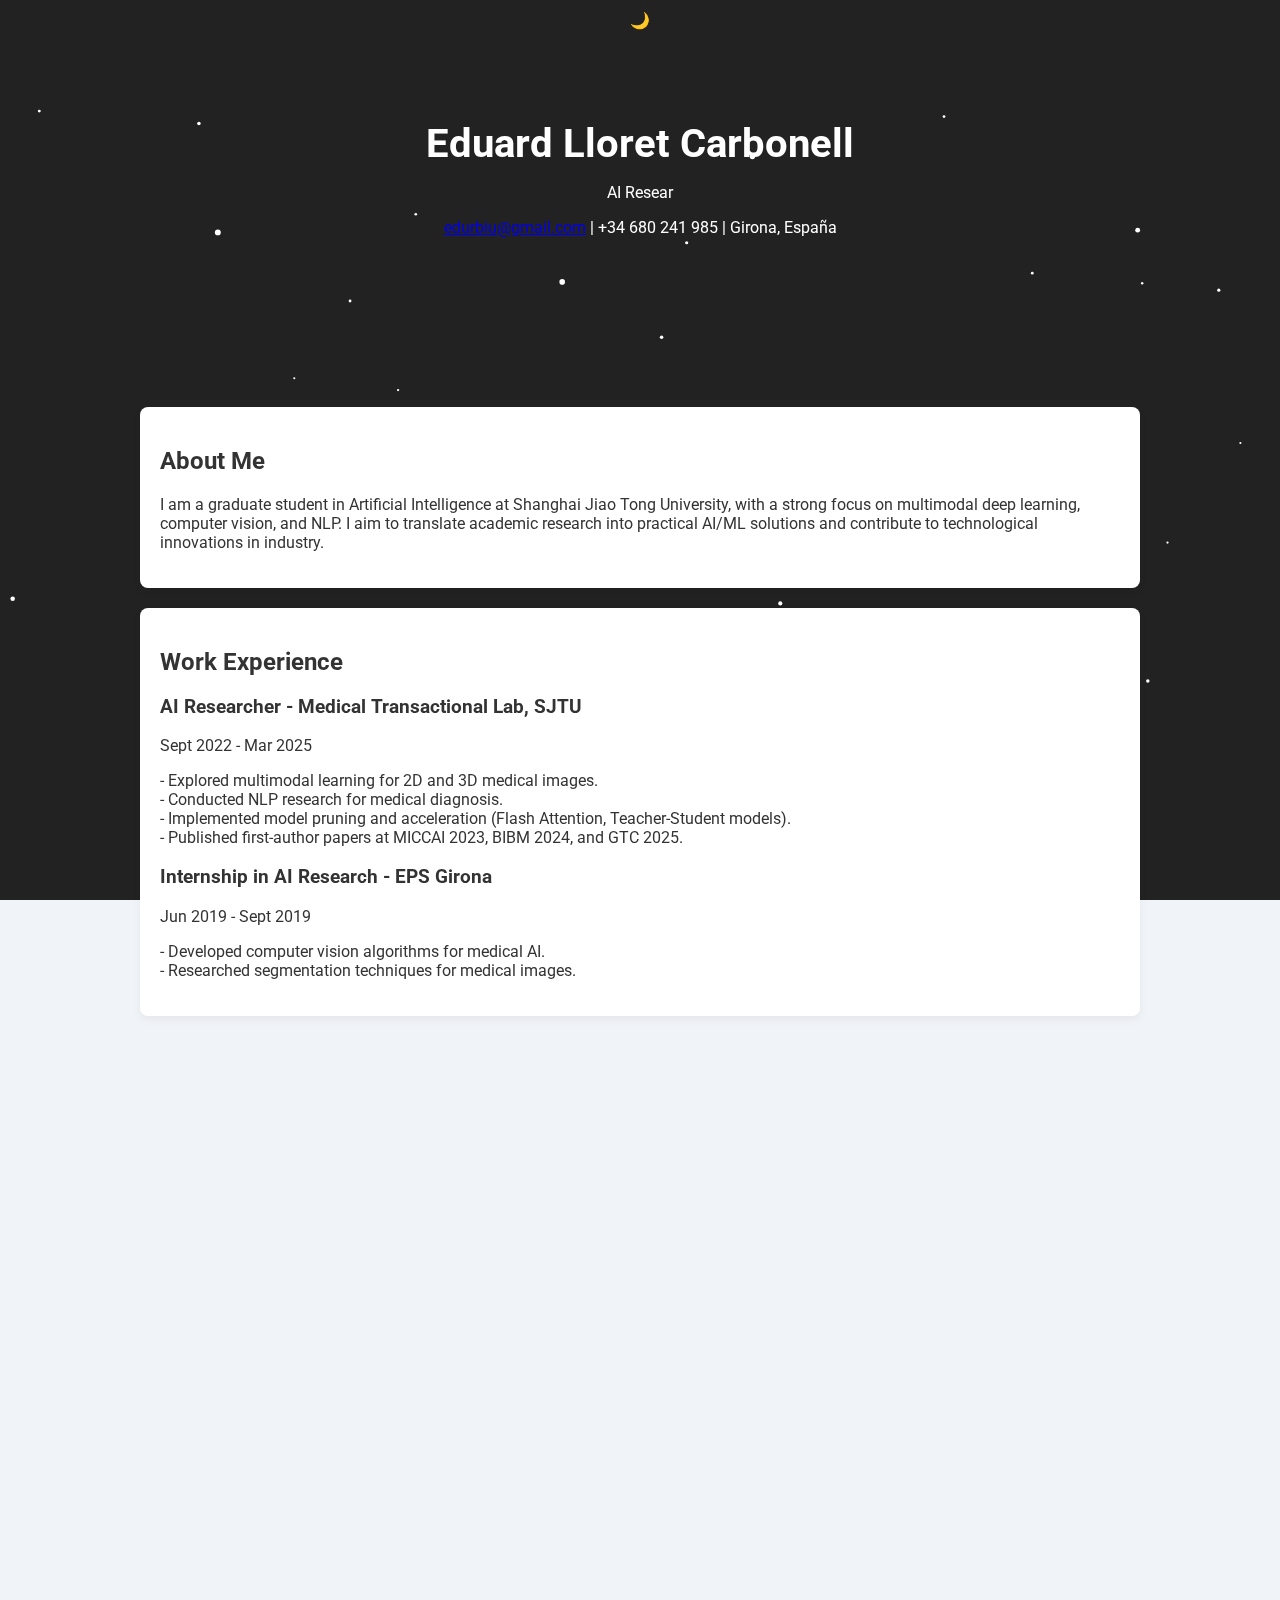
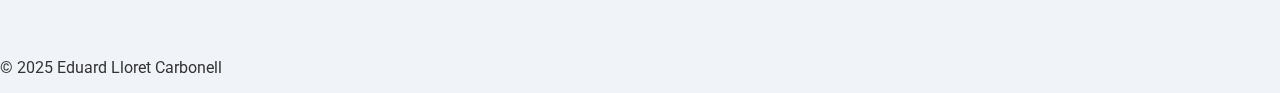
<file: index.html>
<!DOCTYPE html>
<html lang="en">
<head>
    <meta charset="UTF-8">
    <meta name="viewport" content="width=device-width, initial-scale=1.0">
    <title>Eduard Lloret Carbonell - Portfolio</title>
    <link rel="stylesheet" href="style.css">
    <link rel="preconnect" href="https://fonts.googleapis.com">
    <link rel="preconnect" href="https://fonts.gstatic.com" crossorigin>
    <link href="https://fonts.googleapis.com/css2?family=Roboto:wght@400;700&display=swap" rel="stylesheet">
    <script defer src="script.js"></script>
</head>
<body>
    <header>
        <nav>
            <ul class="navbar">
                <li><button id="toggle-mode">🌙</button></li>
            </ul>
        </nav>
        <canvas id="bgCanvas"></canvas>
        <div class="hero">
            <h1>Eduard Lloret Carbonell</h1>
            <p id="typing"></p>
            <div class="contact">
                <a href="mailto:edurbiu@gmail.com">edurbiu@gmail.com</a> | 
                <span>+34 680 241 985</span> | 
                <span>Girona, España</span>
            </div>
        </div>
    </header>

    <main>
        <section id="about" class="fade-in">
            <h2>About Me</h2>
            <p>
                I am a graduate student in Artificial Intelligence at Shanghai Jiao Tong University, 
                with a strong focus on multimodal deep learning, computer vision, and NLP. 
                I aim to translate academic research into practical AI/ML solutions and contribute 
                to technological innovations in industry.
            </p>
        </section>

        <section id="experience" class="fade-in">
            <h2>Work Experience</h2>
            <div class="job tilt-card">
                <h3>AI Researcher - Medical Transactional Lab, SJTU</h3>
                <span class="date">Sept 2022 - Mar 2025</span>
                <p>
                    - Explored multimodal learning for 2D and 3D medical images.<br>
                    - Conducted NLP research for medical diagnosis.<br>
                    - Implemented model pruning and acceleration (Flash Attention, Teacher-Student models).<br>
                    - Published first-author papers at MICCAI 2023, BIBM 2024, and GTC 2025.
                </p>
            </div>
            <div class="job tilt-card">
                <h3>Internship in AI Research - EPS Girona</h3>
                <span class="date">Jun 2019 - Sept 2019</span>
                <p>
                    - Developed computer vision algorithms for medical AI.<br>
                    - Researched segmentation techniques for medical images.
                </p>
            </div>
        </section>

        <section id="education" class="fade-in">
            <h2>Education</h2>
            <ul>
                <li><strong>MSc in Artificial Intelligence</strong> - Shanghai Jiao Tong University (2022-2025)</li>
                <li><strong>BSc in Computer Science</strong> - Universitat de Girona (2016-2021)</li>
            </ul>
        </section>

        <section id="skills" class="fade-in">
            <h2>Skills</h2>
            <div class="skill-bar">
                <span>Python</span>
                <div class="bar"><div class="fill" data-width="90%"></div></div>
            </div>
            <div class="skill-bar">
                <span>PyTorch</span>
                <div class="bar"><div class="fill" data-width="85%"></div></div>
            </div>
            <div class="skill-bar">
                <span>Computer Vision</span>
                <div class="bar"><div class="fill" data-width="80%"></div></div>
            </div>
        </section>

        <section id="projects" class="fade-in">
            <h2>Projects</h2>
            <div class="project-list">
                <div class="project-card tilt-card">Multimodal AI models for medical image analysis.</div>
                <div class="project-card tilt-card">Transformer-based COVID-19 diagnosis with 2D & 3D images.</div>
                <div class="project-card tilt-card">Dimension-agnostic AI for multi-task data sparsity.</div>
            </div>
        </section>
    </main>

    <footer>
        <p>© 2025 Eduard Lloret Carbonell</p>
    </footer>
</body>
</html>
</file>
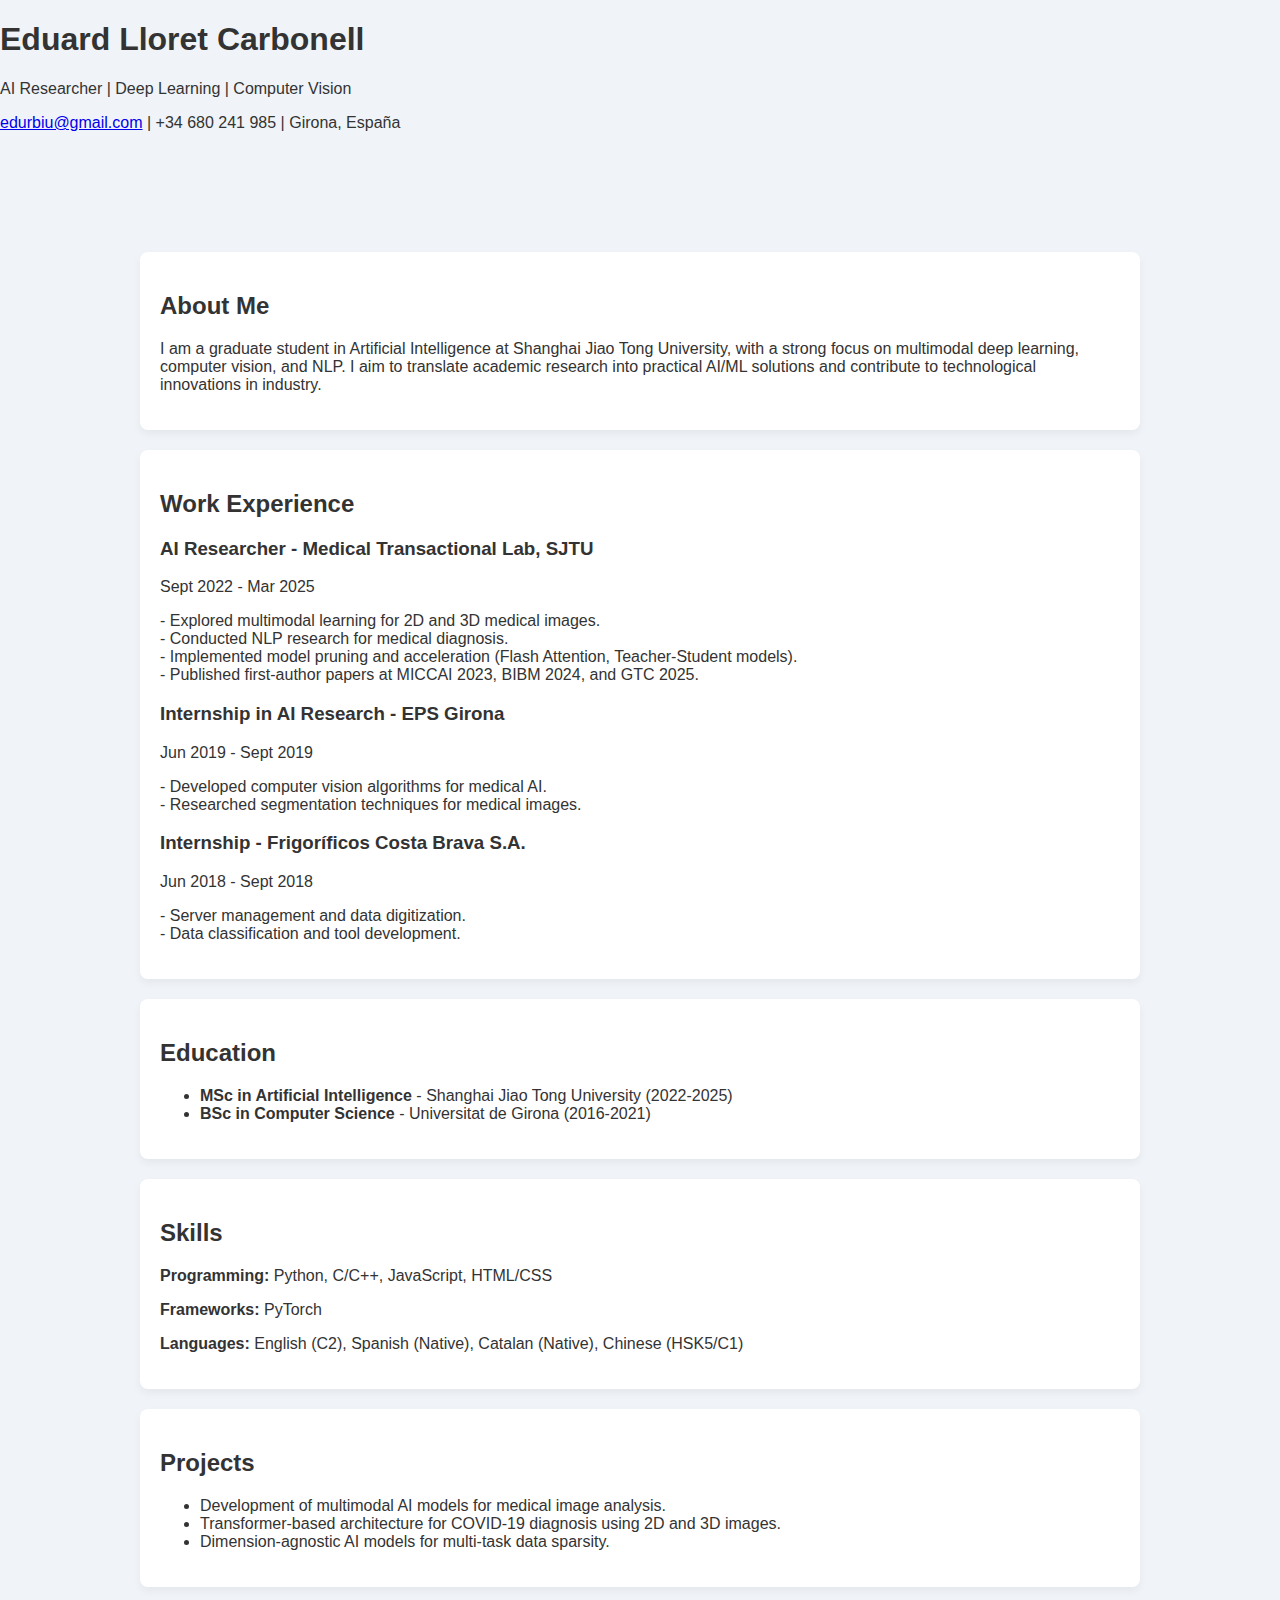
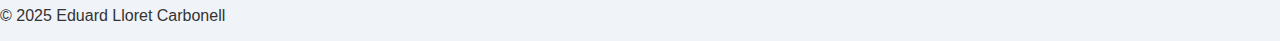
<file: idex.html>
<!DOCTYPE html>
<html lang="en">
<head>
    <meta charset="UTF-8">
    <meta name="viewport" content="width=device-width, initial-scale=1.0">
    <title>Eduard Lloret Carbonell - Portfolio</title>
    <link rel="stylesheet" href="style.css">
    <script defer src="script.js"></script>
</head>
<body>
    <header>
        <div class="container">
            <h1>Eduard Lloret Carbonell</h1>
            <p>AI Researcher | Deep Learning | Computer Vision</p>
            <div class="contact">
                <a href="mailto:edurbiu@gmail.com">edurbiu@gmail.com</a> | 
                <span>+34 680 241 985</span> | 
                <span>Girona, España</span>
            </div>
        </div>
    </header>

    <main>
        <section id="about">
            <h2>About Me</h2>
            <p>
                I am a graduate student in Artificial Intelligence at Shanghai Jiao Tong University, 
                with a strong focus on multimodal deep learning, computer vision, and NLP. 
                I aim to translate academic research into practical AI/ML solutions and contribute 
                to technological innovations in industry.
            </p>
        </section>

        <section id="experience">
            <h2>Work Experience</h2>
            <div class="job">
                <h3>AI Researcher - Medical Transactional Lab, SJTU</h3>
                <span class="date">Sept 2022 - Mar 2025</span>
                <p>
                    - Explored multimodal learning for 2D and 3D medical images.<br>
                    - Conducted NLP research for medical diagnosis.<br>
                    - Implemented model pruning and acceleration (Flash Attention, Teacher-Student models).<br>
                    - Published first-author papers at MICCAI 2023, BIBM 2024, and GTC 2025.
                </p>
            </div>
            <div class="job">
                <h3>Internship in AI Research - EPS Girona</h3>
                <span class="date">Jun 2019 - Sept 2019</span>
                <p>
                    - Developed computer vision algorithms for medical AI.<br>
                    - Researched segmentation techniques for medical images.
                </p>
            </div>
            <div class="job">
                <h3>Internship - Frigoríficos Costa Brava S.A.</h3>
                <span class="date">Jun 2018 - Sept 2018</span>
                <p>
                    - Server management and data digitization.<br>
                    - Data classification and tool development.
                </p>
            </div>
        </section>

        <section id="education">
            <h2>Education</h2>
            <ul>
                <li><strong>MSc in Artificial Intelligence</strong> - Shanghai Jiao Tong University (2022-2025)</li>
                <li><strong>BSc in Computer Science</strong> - Universitat de Girona (2016-2021)</li>
            </ul>
        </section>

        <section id="skills">
            <h2>Skills</h2>
            <p><strong>Programming:</strong> Python, C/C++, JavaScript, HTML/CSS</p>
            <p><strong>Frameworks:</strong> PyTorch</p>
            <p><strong>Languages:</strong> English (C2), Spanish (Native), Catalan (Native), Chinese (HSK5/C1)</p>
        </section>

        <section id="projects">
            <h2>Projects</h2>
            <ul>
                <li>Development of multimodal AI models for medical image analysis.</li>
                <li>Transformer-based architecture for COVID-19 diagnosis using 2D and 3D images.</li>
                <li>Dimension-agnostic AI models for multi-task data sparsity.</li>
            </ul>
        </section>
    </main>

    <footer>
        <p>© 2025 Eduard Lloret Carbonell</p>
    </footer>
</body>
</html>
</file>
<file: style.css>
body {
    margin: 0;
    font-family: 'Roboto', sans-serif;
    background: #f0f4f8;
    color: #333;
    transition: background 0.3s, color 0.3s;
}
body.dark-mode {
    background: #1c1c1c;
    color: #f0f0f0;
}

nav {
    background: #222;
    position: fixed;
    width: 100%;
    top: 0;
    z-index: 1000;
}
.navbar {
    display: flex;
    justify-content: center;
    list-style: none;
    margin: 0;
    padding: 10px;
}
.navbar li {
    margin: 0 10px;
}
.navbar li a, #toggle-mode {
    color: white;
    text-decoration: none;
    background: none;
    border: none;
    cursor: pointer;
    font-size: 1em;
}

.hero {
    text-align: center;
    padding: 120px 20px 50px;
    color: white;
    position: relative;
}
.hero h1 {
    margin: 0;
    font-size: 2.5em;
}

main {
    width: 90%;
    max-width: 1000px;
    margin: 20px auto;
    padding-top: 80px;
}
section {
    background: white;
    margin: 20px 0;
    padding: 20px;
    border-radius: 8px;
    box-shadow: 0 4px 8px rgba(0,0,0,0.05);
    transition: transform 0.3s;
}
section:hover {
    transform: translateY(-5px);
}

/* Skill Bars */
.skill-bar {
    margin: 10px 0;
}
.bar {
    background: #ddd;
    border-radius: 5px;
    overflow: hidden;
    height: 10px;
}
.fill {
    background: linear-gradient(90deg, #00b4d8, #0077b6);
    height: 100%;
    width: 0;
    transition: width 2s ease;
}

/* Project Cards */
.project-list {
    display: flex;
    gap: 10px;
    flex-wrap: wrap;
}
.project-card {
    background: #f8f8f8;
    padding: 15px;
    border-radius: 6px;
    flex: 1;
    text-align: center;
    box-shadow: 0 2px 6px rgba(0,0,0,0.1);
    transition: transform 0.3s;
}

/* Tilt Effect */
.tilt-card:hover {
    transform: rotateY(5deg) rotateX(5deg);
}

/* Fade-in */
.fade-in {
    opacity: 0;
    transform: translateY(20px);
    transition: opacity 1s ease-out, transform 1s ease-out;
}
.fade-in.visible {
    opacity: 1;
    transform: translateY(0);
}

/* Canvas BG */
#bgCanvas {
    position: absolute;
    top: 0; left: 0;
    width: 100%;
    height: 100%;
    z-index: -1;
    background: #222;
}
</file>
